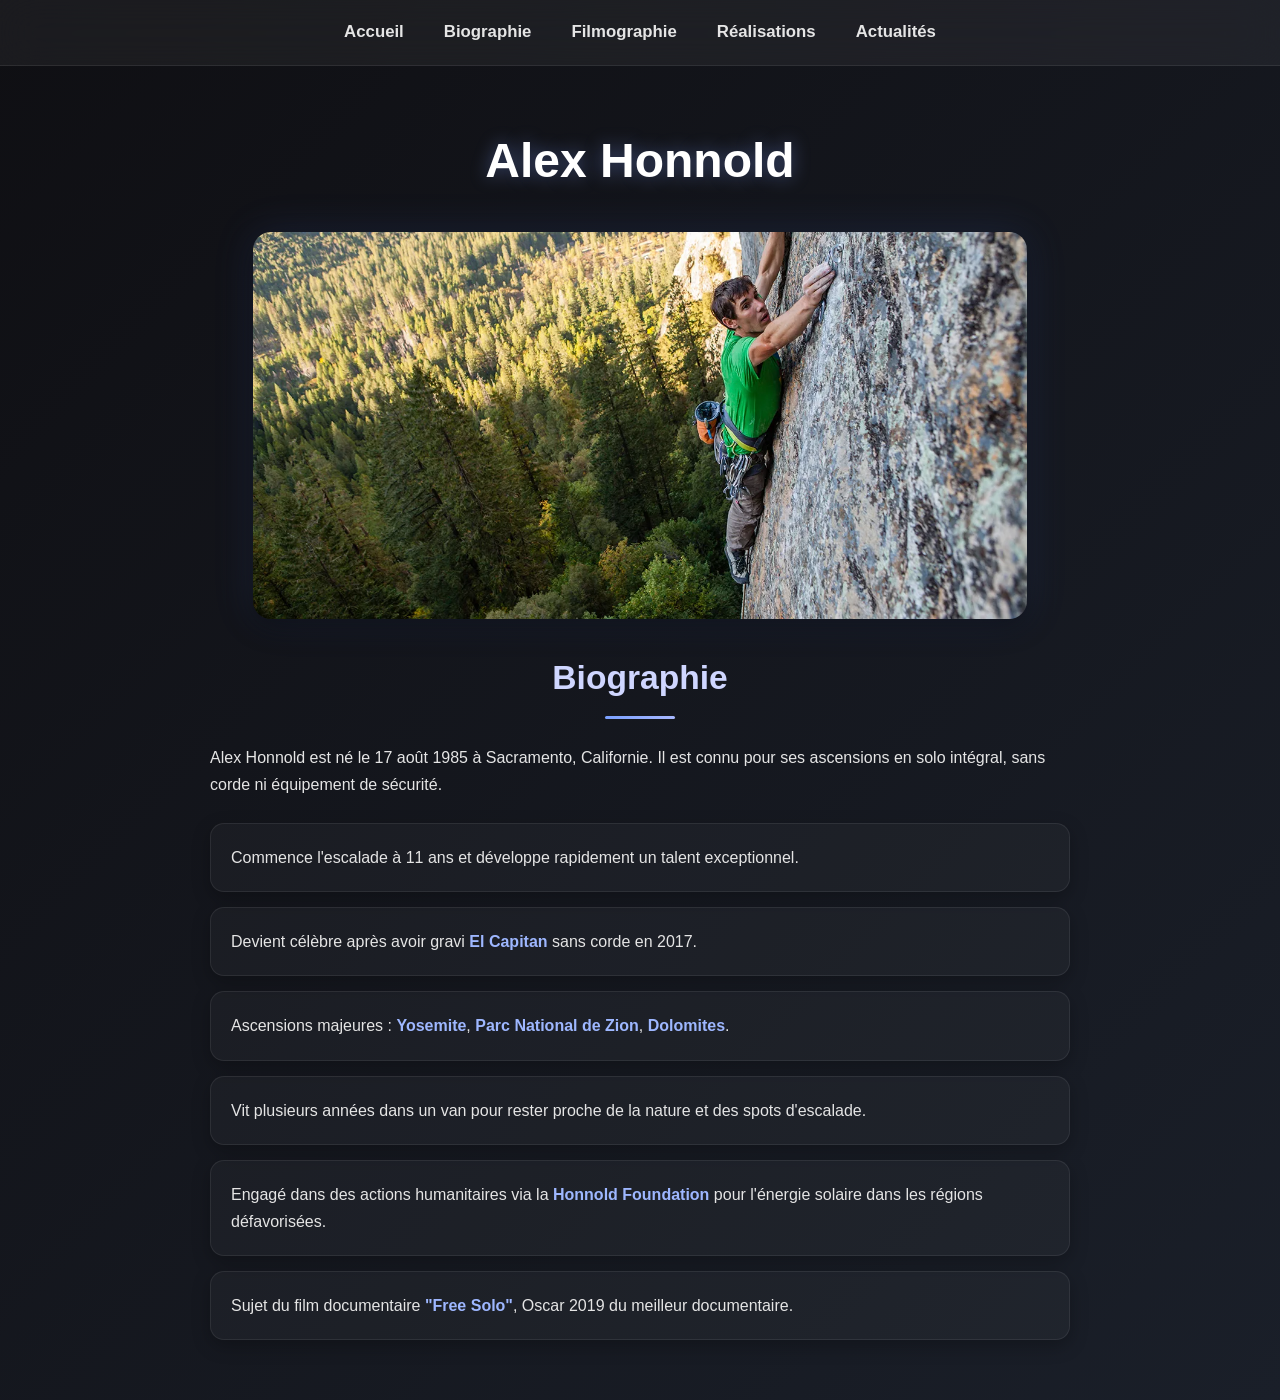
<file: biographie.html>
<html>
<head>
    <link rel="stylesheet" href="style.css">

    <script>
    window.addEventListener("scroll", () => {
        const nav = document.querySelector("nav");
        nav.classList.toggle("scrolled", window.scrollY > 50);
    });
    </script>
</head>

<body>

<nav>
    <a href="index.html">Accueil</a>
    <a href="biographie.html">Biographie</a>
    <a href="Filmographie.html">Filmographie</a>
    <a href="Réalisations.html">Réalisations</a>
    <a href="Actualités.html">Actualités</a>
</nav>

<div class="section">
    <h1>Alex Honnold</h1>

    <img src="Images/climber 2.webp" alt="Alex Honnold">

    <h2>Biographie</h2>

    <p class="intro">
        Alex Honnold est né le 17 août 1985 à Sacramento, Californie. Il est connu pour ses ascensions en solo intégral, sans corde ni équipement de sécurité.
    </p>

    <ul class="bio">
        <li>Commence l'escalade à 11 ans et développe rapidement un talent exceptionnel.</li>
        <li>Devient célèbre après avoir gravi <strong>El Capitan</strong> sans corde en 2017.</li>
        <li>Ascensions majeures : <strong>Yosemite</strong>, <strong>Parc National de Zion</strong>, <strong>Dolomites</strong>.</li>
        <li>Vit plusieurs années dans un van pour rester proche de la nature et des spots d'escalade.</li>
        <li>Engagé dans des actions humanitaires via la <strong>Honnold Foundation</strong> pour l'énergie solaire dans les régions défavorisées.</li>
        <li>Sujet du film documentaire <strong>"Free Solo"</strong>, Oscar 2019 du meilleur documentaire.</li>
    </ul>
</div>

</body>
</html>
</file>
<file: style.css>
* {
    margin: 0;
    padding: 0;
    box-sizing: border-box;
}

body {
    font-family: "Inter", sans-serif;
    background: linear-gradient(135deg, #0f0f13, #1a1f29);
    color: #e5e5e5;
    line-height: 1.7;
    overflow-x: hidden;
}

nav {
    position: fixed;
    top: 0;
    width: 100%;
    backdrop-filter: blur(20px);
    background: rgba(255,255,255,0.05);
    padding: 18px 40px;
    display: flex;
    justify-content: center;
    gap: 40px;
    z-index: 1000;
    transition: 0.35s ease;
    border-bottom: 1px solid rgba(255,255,255,0.08);
}

nav.scrolled {
    padding: 10px 40px;
    background: rgba(255,255,255,0.12);
    border-bottom: 1px solid rgba(255,255,255,0.2);
}

nav a {
    color: #e5e5e5;
    text-decoration: none;
    font-weight: 600;
    font-size: 1.05em;
    transition: 0.2s;
}

nav a:hover {
    color: #7aa0ff;
}

.section {
    max-width: 900px;
    margin: 120px auto 60px;
    padding: 0 20px;
    opacity: 0;
    transform: translateY(40px);
    animation: fadeUp 0.9s forwards;
}

@keyframes fadeUp {
    to {
        opacity: 1;
        transform: translateY(0);
    }
}

h1, h2 {
    text-align: center;
    font-weight: 700;
}

h1 {
    font-size: 3em;
    margin-top: 40px;
    color: #ffffff;
    text-shadow: 0 0 18px rgba(130,160,255,0.4);
}

h2 {
    font-size: 2.1em;
    margin: 20px 0 25px;
    color: #cfd6ff;
}

h2::after {
    content: "";
    display: block;
    width: 70px;
    height: 3px;
    background: linear-gradient(to right, #7aa0ff, #a8b8ff);
    margin: 10px auto;
    border-radius: 20px;
}

img {
    width: 90%;
    display: block;
    margin: 30px auto;
    border-radius: 18px;
    box-shadow: 
        0 8px 25px rgba(0,0,0,0.4),
        0 0 40px rgba(100,140,255,0.15);
    transition: 0.4s ease;
}

img:hover {
    transform: scale(1.02);
    box-shadow: 
        0 15px 40px rgba(0,0,0,0.5),
        0 0 70px rgba(100,140,255,0.35);
}

ul {
    list-style: none;
    margin-top: 25px;
}

ul li {
    background: rgba(255,255,255,0.03);
    border: 1px solid rgba(255,255,255,0.08);
    padding: 20px;
    margin: 15px 0;
    border-radius: 14px;
    backdrop-filter: blur(10px);
    transition: 0.3s ease;
    box-shadow: 0 6px 18px rgba(0,0,0,0.25);
}

ul li:hover {
    transform: translateY(-5px);
    box-shadow: 0 10px 25px rgba(0,0,0,0.35);
}

ul li strong {
    color: #9eb7ff;
}

a {
    color: #cfd6ff;
    font-weight: 600;
    text-decoration: none;
    transition: 0.2s;
}

a:hover {
    color: #7aa0ff;
}

@media (max-width: 650px) {
    nav { gap: 20px; }
    h1 { font-size: 2.3em; }
    h2 { font-size: 1.7em; }
    ul li { font-size: 0.95em; padding: 15px; }
}
</file>
